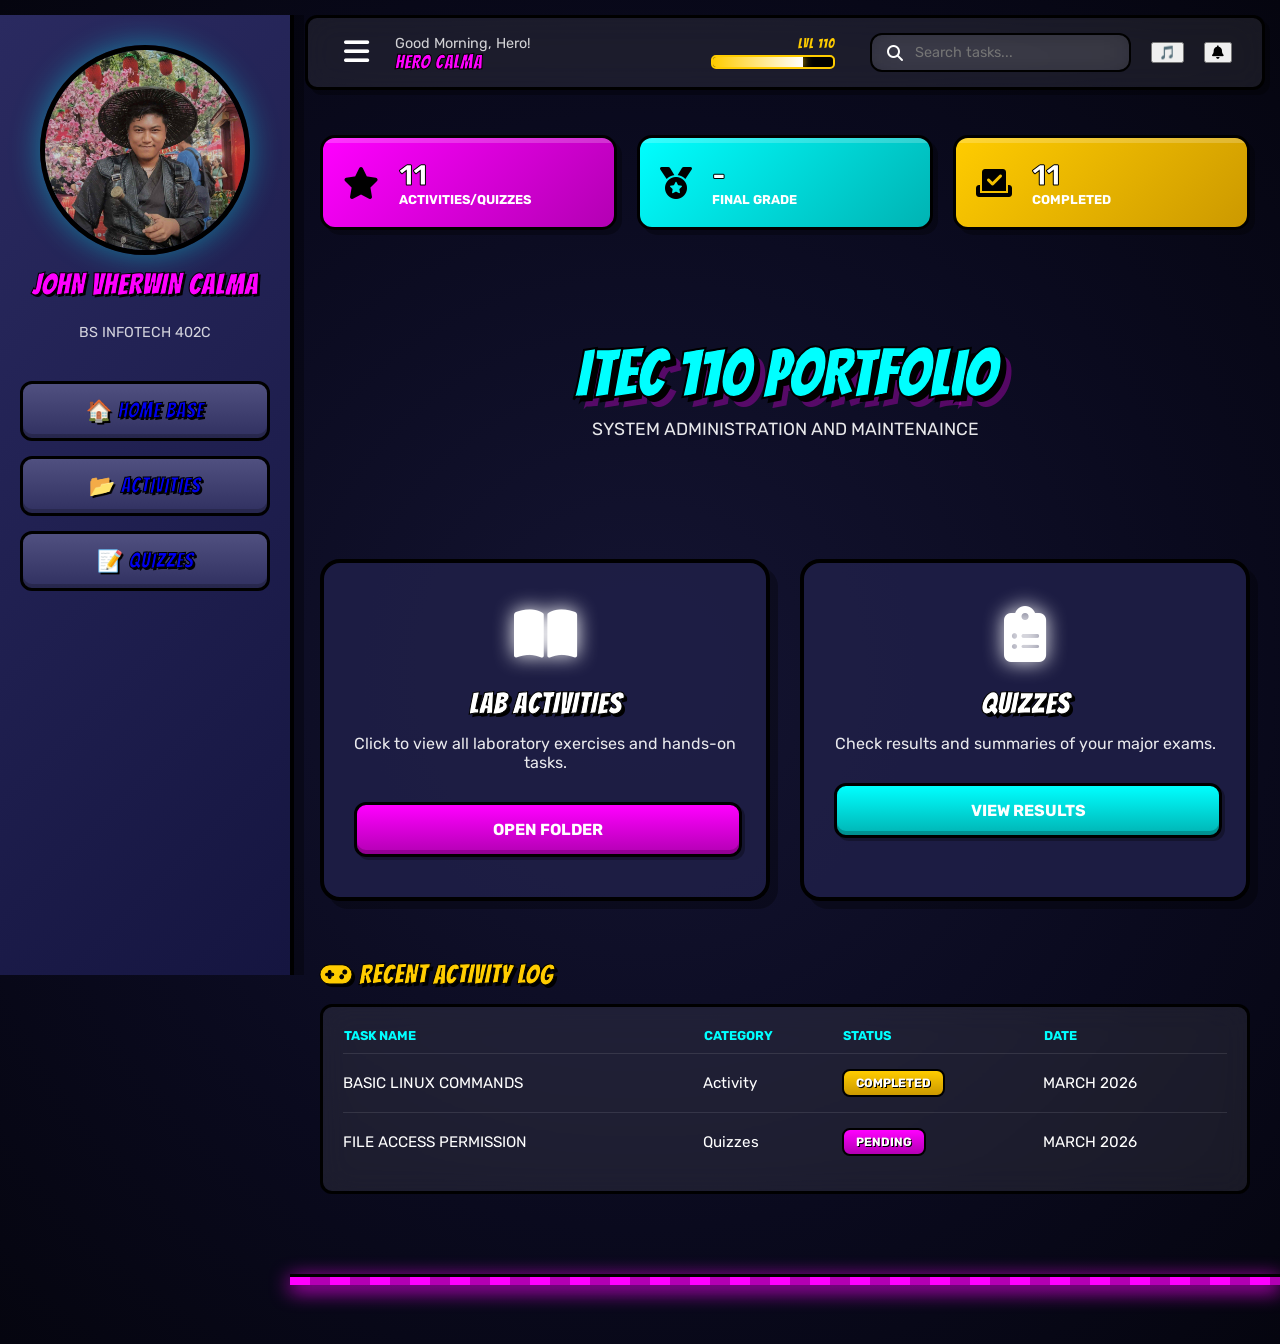
<file: index.html>
<!DOCTYPE html>
<html lang="en">
<head>
    <meta charset="UTF-8">
    <meta name="viewport" content="width=device-width, initial-scale=1.0">
    <title>ITEC 110 Portfolio - Hero Dashboard</title>

    <!-- CSS -->
    <link rel="stylesheet" href="s.css">

    <!-- FONTS -->
    <link rel="preconnect" href="https://fonts.googleapis.com">
    <link rel="preconnect" href="https://fonts.gstatic.com" crossorigin>
    <link href="https://fonts.googleapis.com/css2?family=Bangers&family=Rubik:wght@400;500;700&display=swap" rel="stylesheet">

    <!-- ICONS -->
    <link href="https://cdnjs.cloudflare.com/ajax/libs/font-awesome/6.5.0/css/all.min.css" rel="stylesheet">
</head>

<body>

<!-- SIDEBAR -->
<div class="sidebar" id="sidebar">
    <div class="profile-container">
        <img src="image.png" alt="Player Avatar" class="profile-img">
    </div>

    <h2 class="title-font">JOHN VHERWIN CALMA</h2>
    <h5 class="rubik-font">BS INFOTECH 402C</h5>

    <nav class="game-menu">
        <a href="index.html" class="nav-item">🏠 HOME BASE</a>
        <a href="activities.html" class="nav-item">📂 ACTIVITIES</a>
        <a href="quizzes.html" class="nav-item">📝 QUIZZES</a>
    </nav>
</div>

<!-- MAIN CONTENT -->
<div class="main" id="main">

    <!-- TOPBAR -->
    <header class="topbar glass">
        <div class="topbar-left">
            <button class="toggle-btn" onclick="toggleSidebar()">
                <i class="fa-solid fa-bars"></i>
            </button>

            <div class="greeting">
                <span class="rubik-font" id="day-greet">Welcome,</span>
                <h3 class="title-font">HERO CALMA</h3>
            </div>
        </div>

        <div class="topbar-right">

            <!-- LEVEL -->
            <div class="level-container">
                <span class="title-font" style="font-size: 0.8rem; color: var(--gold);">LVL 110</span>
                <div class="exp-bar-bg">
                    <div class="exp-bar-fill" style="width: 75%;"></div>
                </div>
            </div>

            <!-- SEARCH -->
            <div class="search-box glass">
                <i class="fa-solid fa-magnifying-glass"></i>
                <input id="search" class="rubik-font" placeholder="Search tasks...">
            </div>

            <!-- BUTTONS -->
            <button class="music-btn pulse-anim">🎵</button>
            <button class="notif-btn shake-anim">
                <i class="fa-solid fa-bell"></i>
            </button>
        </div>
    </header>

    <!-- STATS -->
    <section class="stats-row">
        <div class="stat-card trophy-pink">
            <i class="fa-solid fa-star"></i>
            <div>
                <h4>11</h4>
                <p>ACTIVITIES/QUIZZES</p>
            </div>
        </div>

        <div class="stat-card trophy-cyan">
            <i class="fa-solid fa-medal"></i>
            <div>
                <h4>-</h4>
                <p>FINAL GRADE</p>
            </div>
        </div>

        <div class="stat-card trophy-gold">
            <i class="fa-solid fa-check-to-slot"></i>
            <div>
                <h4>11</h4>
                <p>COMPLETED</p>
            </div>
        </div>
    </section>

    <!-- HERO -->
    <section class="hero text-center">
        <h1 class="title-font big-title">ITEC 110 Portfolio</h1>
        <p class="rubik-font subtitle">SYSTEM ADMINISTRATION AND MAINTENAINCE</p>
    </section>

    <!-- CARDS -->
    <section class="grid">
        <div class="game-card">
            <div class="card-icon cyan-icon">
                <i class="fa-solid fa-book-open"></i>
            </div>
            <h3 class="title-font">LAB ACTIVITIES</h3>
            <p class="rubik-font">
                Click to view all laboratory exercises and hands-on tasks.
            </p>
            <a href="activities.html" class="game-button magenta-btn rubik-font">
                Open Folder
            </a>
        </div>

        <div class="game-card">
            <div class="card-icon magenta-icon">
                <i class="fa-solid fa-clipboard-list"></i>
            </div>
            <h3 class="title-font">QUIZZES</h3>
            <p class="rubik-font">
                Check results and summaries of your major exams.
            </p>
            <a href="quizzes.html" class="game-button cyan-btn rubik-font">
                View Results
            </a>
        </div>
    </section>

    <!-- RECENT ACTIVITY -->
    <section class="recent-activity recent-activity-panel">
        <h3 class="title-font">
            <i class="fa-solid fa-gamepad"></i> Recent Activity Log
        </h3>

        <div class="table-container glass">
            <table class="rubik-font">
                <thead>
                    <tr>
                        <th>Task Name</th>
                        <th>Category</th>
                        <th>Status</th>
                        <th>Date</th>
                    </tr>
                </thead>

                <tbody>
                    <tr>
                        <td>BASIC LINUX COMMANDS</td>
                        <td>Activity</td>
                        <td>
                            <span class="status-badge complete">Completed</span>
                        </td>
                        <td>MARCH 2026</td>
                    </tr>

                    <tr>
                        <td>FILE ACCESS PERMISSION</td>
                        <td>Quizzes</td>
                        <td>
                            <span class="status-badge pending">Pending</span>
                        </td>
                        <td>MARCH 2026</td>
                    </tr>
                </tbody>
            </table>
        </div>
    </section>

    <!-- DECOR -->
    <div class="game-scene">
        <div class="pixel-ground"></div>
    </div>

</div>

<!-- SCRIPTS -->
<script src="script.js"></script>
<script>
function updateGreeting() {
    const hour = new Date().getHours();
    const greet = document.getElementById('day-greet');

    if (hour < 12) greet.innerText = "Good Morning, Hero!";
    else if (hour < 18) greet.innerText = "Good Afternoon, Hero!";
    else greet.innerText = "Good Evening, Hero!";
}

updateGreeting();

function toggleSidebar() {
    document.getElementById('sidebar').classList.toggle('collapsed');
    document.getElementById('main').classList.toggle('expanded');
}
</script>

</body>
</html>
</file>
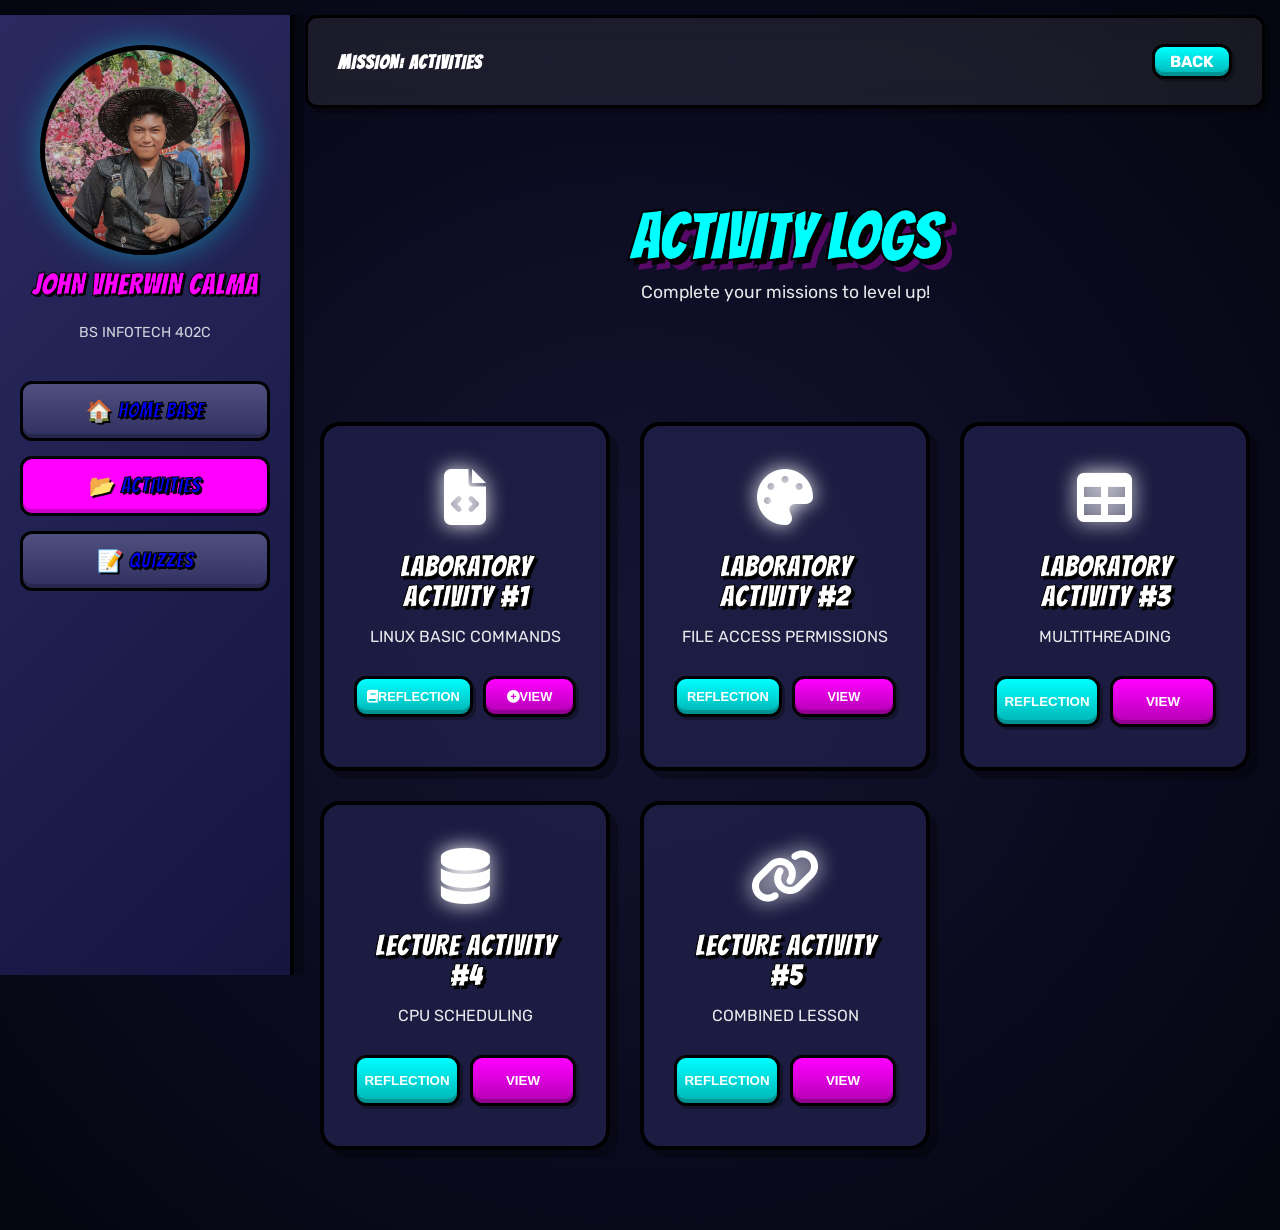
<file: activities.html>
<!DOCTYPE html>
<html lang="en">
<head>
<meta charset="UTF-8">
<meta name="viewport" content="width=device-width, initial-scale=1.0">
<title>Activities - Hero Dashboard</title>

<link rel="stylesheet" href="s.css">

<link href="https://fonts.googleapis.com/css2?family=Bangers&family=Rubik:wght@400;500;700&display=swap" rel="stylesheet">
<link href="https://cdnjs.cloudflare.com/ajax/libs/font-awesome/6.5.0/css/all.min.css" rel="stylesheet">

<style>

/* FIXED MODAL SIZE */
.modal-content {
  max-height: 80vh;
  overflow: hidden;
  display: flex;
  flex-direction: column;
}

.reflection-content {
  margin-top: 15px;
  overflow-y: auto;
  max-height: 400px;
  padding: 20px;
  border-radius: 12px;
  background: linear-gradient(145deg, rgba(0,0,0,0.6), rgba(20,20,20,0.8));
  border: 2px solid #00f7ff;
  box-shadow: 0 0 15px rgba(0,255,255,0.3);
  scroll-behavior: smooth;
}

/* SCROLLBAR STYLE */
.reflection-content::-webkit-scrollbar {
  width: 8px;
}

.reflection-content::-webkit-scrollbar-track {
  background: transparent;
}

.reflection-content::-webkit-scrollbar-thumb {
  background: #00f7ff;
  border-radius: 10px;
}
.reflection-content ul {
  padding-left: 20px;
}

/* PDF VIEWER */
.pdf-viewer {
  width: 100%;
  height: 500px;
  border: none;
}

</style>
</head>

<body>

<!-- SIDEBAR -->
<div class="sidebar">
  <div class="profile-container">
    <img src="image.png" class="profile-img">
  </div>
  <h2 class="title-font">JOHN VHERWIN CALMA</h2>
  <h5 class="rubik-font">BS INFOTECH 402C</h5>

  <nav class="game-menu">
    <a href="index.html" class="nav-item">🏠 HOME BASE</a>
    <a href="activities.html" class="nav-item" style="background: var(--magenta);">📂 ACTIVITIES</a>
    <a href="quizzes.html" class="nav-item">📝 QUIZZES</a>
  </nav>
</div>

<!-- MAIN -->
<div class="main">

<header class="topbar glass">
  <h3 class="title-font">MISSION: ACTIVITIES</h3>
  <a href="index.html" class="game-button cyan-btn rubik-font" style="width:auto;padding:5px 15px;">BACK</a>
</header>

<section class="hero text-center">
  <h1 class="title-font big-title">ACTIVITY LOGS</h1>
  <p class="rubik-font subtitle">Complete your missions to level up!</p>
</section>

<!-- GRID -->
<section class="grid">

<!-- ACTIVITY CARD TEMPLATE -->
<div class="game-card">
  <div class="card-icon cyan-icon"><i class="fa-solid fa-file-code"></i></div>
  <h3 class="title-font">Laboratory Activity #1</h3>
  <p class="rubik-font">LINUX BASIC COMMANDS</p>

  <div style="display:flex;gap:10px;margin-top:15px;">
    <button class="game-button cyan-btn" onclick="openModal('act1-reflection')" style="font-size:0.8rem;padding:10px;width:100%;">
      <i class="fa-solid fa-book"></i> REFLECTION
    </button>

    <button class="game-button magenta-btn" onclick="openModal('act1-modal')" style="font-size:0.8rem;padding:10px;width:100%;">
      <i class="fa-solid fa-circle-plus"></i> VIEW
    </button>
  </div>
</div>

<!-- ACTIVITY 2 -->
<div class="game-card">
  <div class="card-icon cyan-icon"><i class="fa-solid fa-palette"></i></div>
  <h3 class="title-font">Laboratory Activity #2</h3>
  <p class="rubik-font">FILE ACCESS PERMISSIONS</p>

  <div style="display:flex;gap:10px;margin-top:15px;">
    <button class="game-button cyan-btn" onclick="openModal('act2-reflection')" style="font-size:0.8rem;padding:10px;width:100%;">REFLECTION</button>
    <button class="game-button magenta-btn" onclick="openModal('act2-modal')" style="font-size:0.8rem;padding:10px;width:100%;">VIEW</button>
  </div>
</div>

<!-- ACTIVITY 3 -->
<div class="game-card">
  <div class="card-icon cyan-icon"><i class="fa-solid fa-table"></i></div>
  <h3 class="title-font">Laboratory Activity #3</h3>
  <p class="rubik-font">MULTITHREADING</p>

  <div style="display:flex;gap:10px;margin-top:15px;">
    <button class="game-button cyan-btn" onclick="openModal('act3-reflection')" style="width:100%;">REFLECTION</button>
    <button class="game-button magenta-btn" onclick="openModal('act3-modal')" style="width:100%;">VIEW</button>
  </div>
</div>

<!-- ACTIVITY 4 -->
<div class="game-card">
  <div class="card-icon cyan-icon"><i class="fa-solid fa-database"></i></div>
  <h3 class="title-font">Lecture Activity <br> #4</h3>
  <p class="rubik-font">CPU SCHEDULING</p>

  <div style="display:flex;gap:10px;margin-top:15px;">
    <button class="game-button cyan-btn" onclick="openModal('act4-reflection')" style="width:100%;">REFLECTION</button>
    <button class="game-button magenta-btn" onclick="openModal('act4-modal')" style="width:100%;">VIEW</button>
  </div>
</div>

<!-- ACTIVITY 5 -->
<div class="game-card">
  <div class="card-icon cyan-icon"><i class="fa-solid fa-link"></i></div>
  <h3 class="title-font">Lecture Activity <br> #5</h3>
  <p class="rubik-font">COMBINED LESSON</p>

  <div style="display:flex;gap:10px;margin-top:15px;">
    <button class="game-button cyan-btn" onclick="openModal('act5-reflection')" style="width:100%;">REFLECTION</button>
    <button class="game-button magenta-btn" onclick="openModal('act5-modal')" style="width:100%;">VIEW</button>
  </div>
</div>

</section>
</div>

<!-- ================= MODALS ================= -->

<div id="act1-modal" class="game-modal">
<div class="modal-content glass">
<span onclick="closeModal('act1-modal')">&times;</span>
  <div class="screenshot-container">
<img src="lab1.jpg" class="screenshot">
    </div>

  <div class="image-caption">
<h3>Linux Commands Output</h3>
<p>Executed basic Linux commands and practiced file navigation.</p>
</div>
  
</div>
</div>

<div id="act2-modal" class="game-modal">
<div class="modal-content glass">
<span onclick="closeModal('act2-modal')">&times;</span>
  <div class="screenshot-container">
<img src="lab2.jpg" class="screenshot">
    </div>

  <div class="image-caption">
<h3>File Permissions</h3>
<p>Learned how to manage access using chmod and permissions.</p>
</div>

</div>
</div>

<div id="act3-modal" class="game-modal">
<div class="modal-content glass">
<span onclick="closeModal('act3-modal')">&times;</span>
  <div class="screenshot-container">
<img src="act3.jpg" class="screenshot">
    </div>

  <div class="image-caption">
<h3>Multithreading</h3>
<p>Explored how threads improve system performance.</p>
</div>
  
</div>
</div>

<div id="act4-modal" class="game-modal">
<div class="modal-content glass">
<span onclick="closeModal('act4-modal')">&times;</span>
  <div class="screenshot-container">
<img src="act4.jpg" class="screenshot">
    </div>

  <div class="image-caption">
<h3>CPU Scheduling</h3>
<p>Studied process scheduling and CPU allocation strategies.</p>
</div>
  
</div>
</div>

<div id="act5-modal" class="game-modal">
<div class="modal-content glass">
<span onclick="closeModal('act5-modal')">&times;</span>
<iframe src="act5.pdf" class="pdf-viewer"></iframe>
</div>
</div>

<div id="act1-reflection" class="game-modal">
  <div class="modal-content glass">
    <span onclick="closeModal('act1-reflection')">&times;</span>
    <h2 class="title-font">REFLECTION</h2>

    <div class="reflection-content">

      <h3>II. GIVE 5 COMMANDS YOU MASTER AFTER OUR ACTIVITY</h3>

      <p><b>1. pwd</b><br>
      Purpose: Shows your current directory<br>
      Example: pwd<br>
      Result: /home/kali/Desktop<br>
      Meaning: Shows where you are working</p>

      <p><b>2. ls</b><br>
      Purpose: Lists files and folders<br>
      Example: ls<br>
      Result: Documents Downloads Desktop<br>
      Meaning: Displays folder contents</p>

      <p><b>3. cd</b><br>
      Purpose: Change directory<br>
      Example: cd Desktop<br>
      Result: Moves to Desktop<br>
      Meaning: Navigate folders</p>

      <p><b>4. mkdir</b><br>
      Purpose: Create folder<br>
      Example: mkdir test<br>
      Result: New folder created<br>
      Meaning: Organize files</p>

      <p><b>5. rm</b><br>
      Purpose: Delete files<br>
      Example: rm file.txt<br>
      Result: File removed<br>
      Meaning: Permanent delete</p>

      <h3>III. REFLECTION AFTER OUR SESSION</h3>
      <p>
      After our session, I learned basic Linux commands that are essential for beginners.
      The commands like pwd, ls, and cd helped me understand navigation inside the system.
      mkdir and rm taught me how to manage files and folders properly.
      Overall, the activity made Linux easier to understand and improved my confidence
      in using the terminal.
      </p>

    </div>
  </div>
</div>

<div id="act2-reflection" class="game-modal">
  <div class="modal-content glass">
    <span onclick="closeModal('act2-reflection')">&times;</span>
    <h2 class="title-font">REFLECTION</h2>

    <div class="reflection-content">

      <h3>II. GIVE 5 COMMANDS YOU MASTER AFTER OUR ACTIVITY</h3>

      <p><b>1. chmod (symbolic mode)</b><br>
      Purpose: Change file permissions using letters (u, g, o)<br>
      Example: chmod u+x file.txt<br>
      Result: Execute permission is added to the user<br>
      Meaning: Allows control of permissions using symbols</p>

      <p><b>2. chmod (octal mode)</b><br>
      Purpose: Set permissions using numeric values<br>
      Example: chmod 755 file.txt<br>
      Result: rwxr-xr-x permissions applied<br>
      Meaning: Uses numbers to quickly assign permissions</p>

      <p><b>3. ls -l</b><br>
      Purpose: View file permissions and details<br>
      Example: ls -l<br>
      Result: -rwxr-xr-x file.txt<br>
      Meaning: Shows who can read, write, or execute the file</p>

      <p><b>4. tar (archive with compression)</b><br>
      Purpose: Archive and compress files into one file<br>
      Example: tar -czvf archive.tar.gz folder/<br>
      Result: archive.tar.gz is created<br>
      Meaning: Combines and compresses files for easier storage or transfer</p>

      <p><b>5. tar (extract compressed archive)</b><br>
      Purpose: Extract archived and compressed files<br>
      Example: tar -xzvf archive.tar.gz<br>
      Result: Files are extracted from archive<br>
      Meaning: Restores files from compressed archive</p>

      <h3>III. REFLECTION AFTER OUR SESSION</h3>
      <p>
      After our session, I learned how to manage file access permissions in Kali Linux.
      I understood how to use both symbolic and octal modes in chmod to control file access.
      The ls -l command helped me clearly see permission settings for each file.
      In addition, I also learned how to archive and compress files using tar,
      which is useful for organizing and transferring files efficiently.
      Overall, this activity improved my understanding of both file security and file management in Linux systems.
      </p>

    </div>
  </div>
</div>

<div id="act3-reflection" class="game-modal">
  <div class="modal-content glass">
    <span onclick="closeModal('act3-reflection')">&times;</span>
    <h2 class="title-font">REFLECTION</h2>

    <div class="reflection-content">

      <h3>II. GIVE 5 COMMANDS YOU MASTER AFTER OUR ACTIVITY</h3>

      <p><b>1. vim</b><br>
      Purpose: Text editor used to write code<br>
      Example: vim program.cpp<br>
      Result: Opens C++ file<br>
      Meaning: Used to create multithreading programs</p>

      <p><b>2. g++</b><br>
      Purpose: Compile C++ program<br>
      Example: g++ program.cpp -o program<br>
      Result: Executable file created<br>
      Meaning: Converts code into runnable program</p>

      <p><b>3. ./program</b><br>
      Purpose: Run compiled program<br>
      Example: ./program<br>
      Result: Program runs<br>
      Meaning: Executes multithreaded code</p>

      <p><b>4. clear</b><br>
      Purpose: Clear terminal screen<br>
      Example: clear<br>
      Result: Terminal is cleared<br>
      Meaning: Makes output easier to read</p>

      <p><b>5. ls</b><br>
      Purpose: List files in directory<br>
      Example: ls<br>
      Result: Shows program.cpp and program<br>
      Meaning: Helps check files before compiling</p>

      <h3>III. REFLECTION AFTER OUR SESSION</h3>
      <p>
      After our session, I learned how to create and run multithreading programs using C++ in Kali Linux.
      I used vim to write the code and g++ to compile it into an executable file.
      Running the program helped me understand how multiple threads can work at the same time.
      I also used simple commands like clear and ls to manage the terminal and files.
      Overall, this activity helped me understand how multithreading improves program performance
      and made me more confident in using Linux for programming.
      </p>

    </div>
  </div>
</div>

<div id="act4-reflection" class="game-modal"> 
  <div class="modal-content glass">
    <span onclick="closeModal('act4-reflection')">&times;</span>

    <div class="reflection-content">

      <h3>II. GIVE 5 LESSONS YOU MASTER AFTER OUR ACTIVITY</h3>

      <p><b>1. First Come First Serve (FCFS)</b><br>
      Purpose: Executes processes based on arrival time<br>
      Example: P1 → P2 → P3<br>
      Result: Processes run in order of arrival<br>
      Meaning: Simple scheduling but may cause long waiting time</p>

      <p><b>2. Shortest Job First (SJF)</b><br>
      Purpose: Executes the shortest process first<br>
      Example: Process with smallest burst time runs first<br>
      Result: Faster average waiting time<br>
      Meaning: Efficient but needs burst time estimation</p>

      <p><b>3. Round Robin (RR)</b><br>
      Purpose: Each process gets equal time (time quantum)<br>
      Example: P1 → P2 → P3 → repeat<br>
      Result: Fair CPU sharing<br>
      Meaning: Prevents starvation</p>

      <p><b>4. Priority Scheduling</b><br>
      Purpose: Executes based on priority level<br>
      Example: High priority runs first<br>
      Result: Important tasks execute earlier<br>
      Meaning: Low priority may wait longer</p>

      <p><b>5. Gantt Chart</b><br>
      Purpose: Visual representation of process execution<br>
      Example: | P1 | P2 | P3 |<br>
      Result: Shows execution order and time<br>
      Meaning: Helps analyze scheduling performance</p>

      <h3>III. REFLECTION AFTER OUR SESSION</h3>
      <p>
      This activity helped me understand different CPU scheduling algorithms.
      I learned how processes are arranged and executed using methods like FCFS,
      SJF, Round Robin, and Priority Scheduling.
      Creating a Gantt Chart helped me visualize the order of execution and compute
      waiting and turnaround times.
      Overall, I realized how important scheduling is in improving system performance
      and ensuring fairness among processes.
      </p>

    </div>
  </div>
</div>

<div id="act5-reflection" class="game-modal">
  <div class="modal-content glass">
    <span onclick="closeModal('act5-reflection')">&times;</span>

    <div class="reflection-content">

      <h3>II. GIVE 5 COMMANDS YOU MASTER AFTER OUR ACTIVITY</h3>

      <p><b>1. ls</b><br>
      Purpose: Display files and directories<br>
      Example: ls<br>
      Result: Shows list of files<br>
      Meaning: Helps check contents of a folder</p>

      <p><b>2. cd</b><br>
      Purpose: Change directory<br>
      Example: cd Documents<br>
      Result: Moves to Documents folder<br>
      Meaning: Used to navigate the system</p>

      <p><b>3. chmod 755</b><br>
      Purpose: Set file permissions (octal mode)<br>
      Example: chmod 755 file.txt<br>
      Result: rwxr-xr-x permissions applied<br>
      Meaning: Controls access to files</p>

      <p><b>4. tar -czvf</b><br>
      Purpose: Archive and compress files<br>
      Example: tar -czvf archive.tar.gz folder/<br>
      Result: archive.tar.gz created<br>
      Meaning: Combines and compresses files</p>

      <p><b>5. g++</b><br>
      Purpose: Compile C++ program<br>
      Example: g++ threadAct.cpp -o thread -pthread<br>
      Result: Executable file created<br>
      Meaning: Converts code into runnable program with multithreading</p>

      <h3>III. REFLECTION AFTER OUR SESSION</h3>
      <p>
      After completing all the activities, I learned important Linux skills including file navigation,
      file permissions, archiving, and multithreading. Commands like ls and cd helped me move
      through directories and manage files efficiently. I also learned how to control file access
      using chmod in octal mode, which is important for system security. The tar command taught
      me how to archive and compress files, making file management easier and more organized.
      In addition, I learned how to create and run multithreading programs using C++ by writing
      code in a file and compiling it using g++. Overall, these lessons helped me understand how
      Linux works in real situations and improved my confidence in using the terminal.
      </p>

    </div>
  </div>
</div>

<!-- SCRIPT -->
<script>
function openModal(id){
  document.getElementById(id).style.display="flex";
  document.body.style.overflow="hidden";
}

function closeModal(id){
  document.getElementById(id).style.display="none";
  document.body.style.overflow="auto";
}

window.onclick=function(e){
  if(e.target.className==="game-modal"){
    e.target.style.display="none";
    document.body.style.overflow="auto";
  }
}
</script>

</body>
</html>
</file>
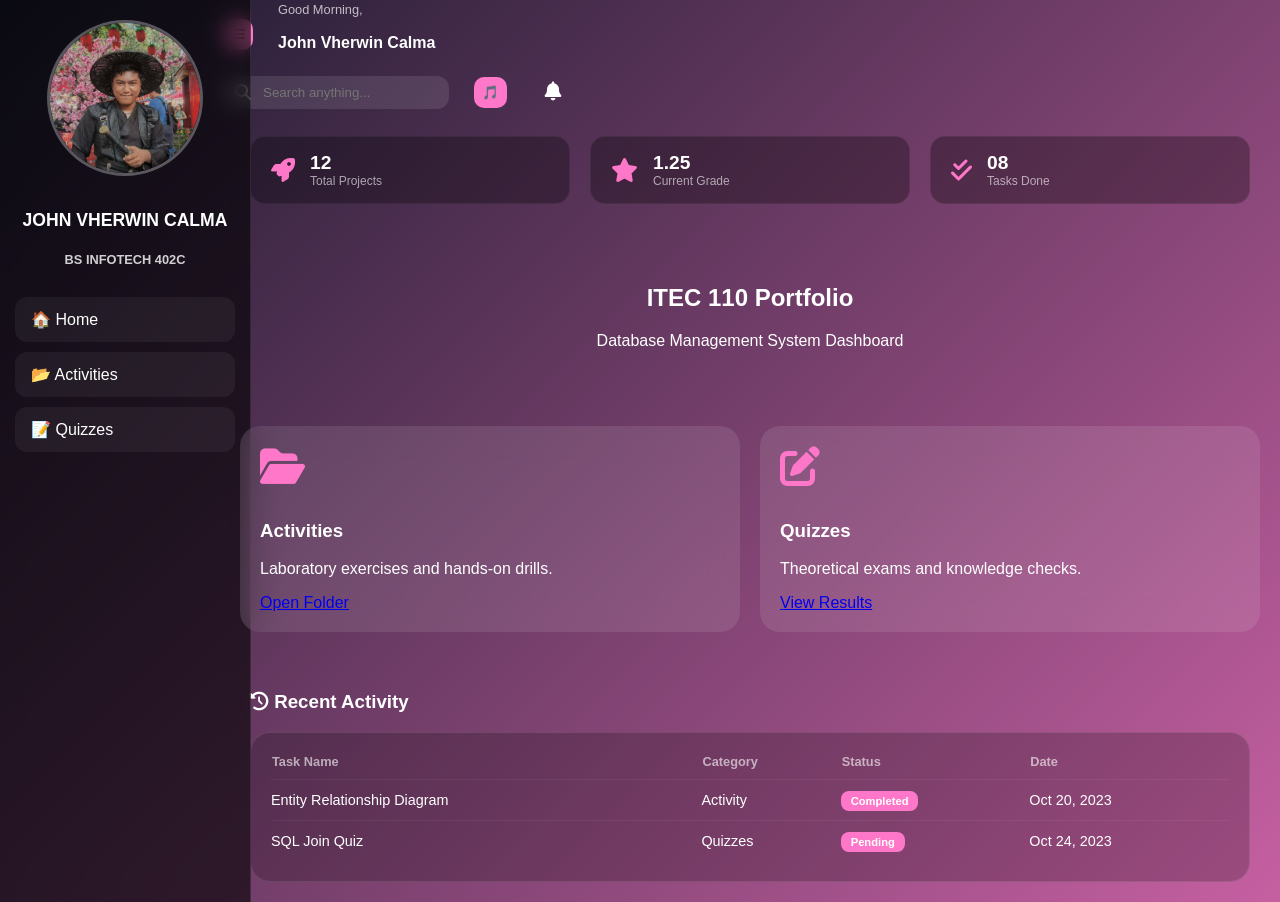
<file: ic.html>
<!DOCTYPE html>
<html lang="en">
<head>
<meta charset="UTF-8">
<meta name="viewport" content="width=device-width, initial-scale=1.0">
<title>ITEC 110 Portfolio</title>
<link rel="stylesheet" href="styles.css">

<!-- icons (optional but nicer) -->
<link href="https://cdnjs.cloudflare.com/ajax/libs/font-awesome/6.5.0/css/all.min.css" rel="stylesheet">
</head>

<body>

<div class="sidebar" id="sidebar">
    <img src="image.png" alt="Profile Picture" class="profile-img">
    
    <h2>JOHN VHERWIN CALMA</h2>
    <h5>BS INFOTECH 402C</h5>

    <nav class="menu">
        <a href="index.html" class="nav-item">🏠 Home</a>
        <a href="activities.html" class="nav-item">📂 Activities</a>
        <a href="quizzes.html" class="nav-item">📝 Quizzes</a>
    </nav>
</div>

<div class="main" id="main">

    <header class="topbar">
        <div class="topbar-left">
            <button class="toggle-btn" onclick="toggleSidebar()">
                <i class="fa-solid fa-bars"></i>
            </button>
            <div class="greeting-container">
                <span id="greeting-text">Welcome,</span>
                <h3 id="user-name">John Vherwin Calma</h3>
            </div>
        </div>

        <div class="topbar-right">
            <div class="search-box">
                <i class="fa-solid fa-magnifying-glass"></i>
                <input id="search" placeholder="Search anything...">
            </div>
            <button class="music-btn" onclick="toggleMusic()">🎵</button>
            <button class="notif-btn"><i class="fa-solid fa-bell"></i></button>
        </div>
    </header>

    <section class="stats-row">
        <div class="stat-card">
            <i class="fa-solid fa-rocket"></i>
            <div><h4>12</h4><p>Total Projects</p></div>
        </div>
        <div class="stat-card">
            <i class="fa-solid fa-star"></i>
            <div><h4>1.25</h4><p>Current Grade</p></div>
        </div>
        <div class="stat-card">
            <i class="fa-solid fa-check-double"></i>
            <div><h4>08</h4><p>Tasks Done</p></div>
        </div>
    </section>

    <section class="hero">
        <h1>ITEC 110 Portfolio</h1>
        <p>Database Management System Dashboard</p>
    </section>

    <section class="grid">
        <div class="card">
            <i class="fa-solid fa-folder-open icon-big"></i>
            <h3>Activities</h3>
            <p>Laboratory exercises and hands-on drills.</p>
            <a href="activities.html">Open Folder</a>
        </div>

        <div class="card">
            <i class="fa-solid fa-pen-to-square icon-big"></i>
            <h3>Quizzes</h3>
            <p>Theoretical exams and knowledge checks.</p>
            <a href="quizzes.html">View Results</a>
        </div>
    </section>

    <section class="recent-activity">
        <h3><i class="fa-solid fa-clock-rotate-left"></i> Recent Activity</h3>
        <div class="table-container">
            <table>
                <thead>
                    <tr>
                        <th>Task Name</th>
                        <th>Category</th>
                        <th>Status</th>
                        <th>Date</th>
                    </tr>
                </thead>
                <tbody>
                    <tr>
                        <td>Entity Relationship Diagram</td>
                        <td>Activity</td>
                        <td><span class="status-badge">Completed</span></td>
                        <td>Oct 20, 2023</td>
                    </tr>
                    <tr>
                        <td>SQL Join Quiz</td>
                        <td>Quizzes</td>
                        <td><span class="status-badge">Pending</span></td>
                        <td>Oct 24, 2023</td>
                    </tr>
                </tbody>
            </table>
        </div>
    </section>

</div>

<script src="script.js"></script>
<script>
    // AUTOMATIC GREETING LOGIC
    function updateGreeting() {
        const hour = new Date().getHours();
        const greetingElement = document.getElementById('greeting-text');
        if (hour < 12) greetingElement.innerText = "Good Morning,";
        else if (hour < 18) greetingElement.innerText = "Good Afternoon,";
        else greetingElement.innerText = "Good Evening,";
    }
    updateGreeting();
</script>
<script src="script.js"></script>
</body>
</html>
</file>
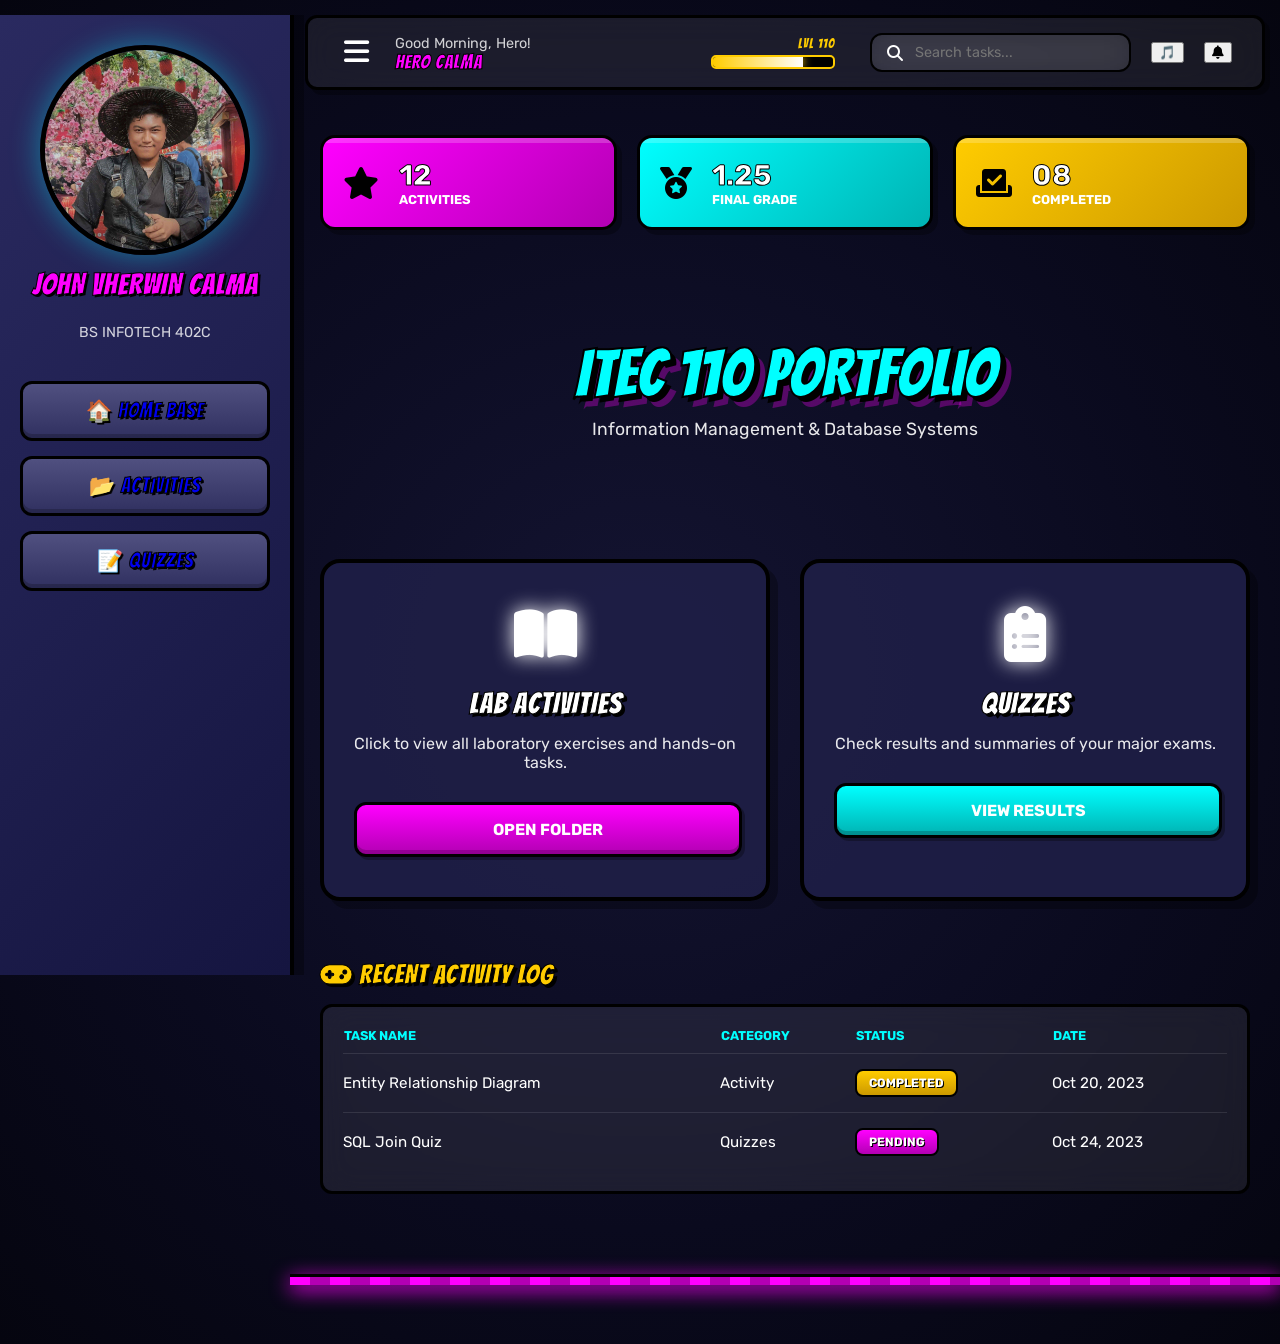
<file: oldindex.html>
<!DOCTYPE html>
<html lang="en">
<head>
    <meta charset="UTF-8">
    <meta name="viewport" content="width=device-width, initial-scale=1.0">
    <title>ITEC 110 Portfolio - Hero Dashboard</title>
    <link rel="stylesheet" href="s.css">
    
    <link rel="preconnect" href="https://fonts.googleapis.com">
    <link rel="preconnect" href="https://fonts.gstatic.com" crossorigin>
    <link href="https://fonts.googleapis.com/css2?family=Bangers&family=Rubik:wght@400;500;700&display=swap" rel="stylesheet">
    
    <link href="https://cdnjs.cloudflare.com/ajax/libs/font-awesome/6.5.0/css/all.min.css" rel="stylesheet">
</head>
<body>

<div class="sidebar" id="sidebar">
    <div class="profile-container">
        <img src="image.png" alt="Player Avatar" class="profile-img">
    </div>
    
    <h2 class="title-font">JOHN VHERWIN CALMA</h2>
    <h5 class="rubik-font">BS INFOTECH 402C</h5>

    <nav class="game-menu">
        <a href="index.html" class="nav-item">🏠 HOME BASE</a>
        <a href="activities.html" class="nav-item">📂 ACTIVITIES</a>
        <a href="quizzes.html" class="nav-item">📝 QUIZZES</a>
    </nav>
</div>

<div class="main" id="main">

    <header class="topbar glass">
        <div class="topbar-left">
            <button class="toggle-btn" onclick="toggleSidebar()">
                <i class="fa-solid fa-bars"></i>
            </button>
            <div class="greeting">
                <span class="rubik-font" id="day-greet">Welcome,</span>
                <h3 class="title-font">HERO CALMA</h3>
            </div>
        </div>

        <div class="topbar-right">
            <div class="level-container">
                <span class="title-font" style="font-size: 0.8rem; color: var(--gold);">LVL 110</span>
                <div class="exp-bar-bg">
                    <div class="exp-bar-fill" style="width: 75%;"></div>
                </div>
            </div>

            <div class="search-box glass">
                <i class="fa-solid fa-magnifying-glass"></i>
                <input id="search" class="rubik-font" placeholder="Search tasks...">
            </div>
            <button class="music-btn pulse-anim">🎵</button>
            <button class="notif-btn shake-anim"><i class="fa-solid fa-bell"></i></button>
        </div>
    </header>

    <section class="stats-row">
        <div class="stat-card trophy-pink">
            <i class="fa-solid fa-star"></i>
            <div><h4>12</h4><p>ACTIVITIES</p></div>
        </div>
        <div class="stat-card trophy-cyan">
            <i class="fa-solid fa-medal"></i>
            <div><h4>1.25</h4><p>FINAL GRADE</p></div>
        </div>
        <div class="stat-card trophy-gold">
            <i class="fa-solid fa-check-to-slot"></i>
            <div><h4>08</h4><p>COMPLETED</p></div>
        </div>
    </section>

    <section class="hero text-center">
        <h1 class="title-font big-title">ITEC 110 Portfolio</h1>
        <p class="rubik-font subtitle">Information Management & Database Systems</p>
    </section>

    <section class="grid">
        <div class="game-card">
            <div class="card-icon cyan-icon"><i class="fa-solid fa-book-open"></i></div>
            <h3 class="title-font">LAB ACTIVITIES</h3>
            <p class="rubik-font">Click to view all laboratory exercises and hands-on tasks.</p>
            <a href="activities.html" class="game-button magenta-btn rubik-font">Open Folder</a>
        </div>

        <div class="game-card">
            <div class="card-icon magenta-icon"><i class="fa-solid fa-clipboard-list"></i></div>
            <h3 class="title-font">QUIZZES</h3>
            <p class="rubik-font">Check results and summaries of your major exams.</p>
            <a href="quizzes.html" class="game-button cyan-btn rubik-font">View Results</a>
        </div>
    </section>

    <section class="recent-activity recent-activity-panel">
        <h3 class="title-font"><i class="fa-solid fa-gamepad"></i> Recent Activity Log</h3>
        <div class="table-container glass">
            <table class="rubik-font">
                <thead>
                    <tr>
                        <th>Task Name</th>
                        <th>Category</th>
                        <th>Status</th>
                        <th>Date</th>
                    </tr>
                </thead>
                <tbody>
                    <tr>
                        <td>Entity Relationship Diagram</td>
                        <td>Activity</td>
                        <td><span class="status-badge complete">Completed</span></td>
                        <td>Oct 20, 2023</td>
                    </tr>
                    <tr>
                        <td>SQL Join Quiz</td>
                        <td>Quizzes</td>
                        <td><span class="status-badge pending">Pending</span></td>
                        <td>Oct 24, 2023</td>
                    </tr>
                </tbody>
            </table>
        </div>
    </section>

    <div class="game-scene">
        <div class="pixel-ground"></div>
    </div>

</div>

<script src="script.js"></script>
<script>
    function updateGreeting() {
        const hour = new Date().getHours();
        const greet = document.getElementById('day-greet');
        if (hour < 12) greet.innerText = "Good Morning, Hero!";
        else if (hour < 18) greet.innerText = "Good Afternoon, Hero!";
        else greet.innerText = "Good Evening, Hero!";
    }
    updateGreeting();

    function toggleSidebar() {
        const sidebar = document.getElementById('sidebar');
        const main = document.getElementById('main');
        sidebar.classList.toggle('collapsed');
        main.classList.toggle('expanded');
    }
</script>
</body>
</html>
</file>
<file: s.css>
/* --- GLOBAL --- */
:root {
  --magenta: #ff00ff;
  --magenta-dark: #b300b3;
  --cyan: #00ffff;
  --cyan-dark: #00b3b3;
  --gold: #ffcc00;
  --gold-dark: #cc9900;
  --text-primary: #fff;
}

.pdf-viewer {
  width: 100%;
  height: 500px;
  border: none;
}

body {
  margin: 0;
  padding: 0;
  font-family: 'Rubik', sans-serif;
  color: var(--text-primary);
  background: radial-gradient(circle, rgba(20,20,50,1) 0%, rgba(10,10,30,1) 60%, rgba(5,5,15,1) 100%);
  overflow-x: hidden;
}

.title-font {
  font-family: 'Bangers', sans-serif;
  text-transform: uppercase;
  letter-spacing: 1px;
}

.rubik-font {
  font-family: 'Rubik', sans-serif;
  font-weight: 400;
}

.text-center {
  text-align: center;
}

/* --- GLASSMORPHISM --- */
.glass {
  background: rgba(255, 255, 255, 0.08);
  backdrop-filter: blur(15px);
  border: 1px solid rgba(255, 255, 255, 0.1);
  border-radius: 12px;
}

/* --- SIDEBAR (Comic Menu Style) --- */
.sidebar {
  position: fixed;
  width: 250px;
  height: 100%;
  background: linear-gradient(135deg, #2a2a60 0%, #151540 100%);
  padding: 30px 20px;
  text-align: center;
  border-right: 4px solid #000;
  box-shadow: 10px 0 0 rgba(0,0,0,0.3);
  z-index: 2000;
}

.profile-container {
  width: 200px;
  height: 200px;
  margin: 0 auto 15px auto;
  border-radius: 50%;
  border: 5px solid #000;
  overflow: hidden;
  box-shadow: 0 0 30px rgba(0, 255, 255, 0.4);
}

.profile-img {
  width: 100%;
  height: 100%;
  object-fit: cover;
}

.sidebar h2 {
  color: var(--magenta);
  font-size: 1.8rem;
  margin: 10px 0 5px 0;
  -webkit-text-stroke: 1px #000;
  text-shadow: 2px 2px 0 #000;
}

.sidebar h5 {
  color: var(--text-primary);
  opacity: 0.8;
  font-size: 0.9rem;
  margin-bottom: 40px;
}

/* GAME TABS */
.game-menu {
  display: flex;
  flex-direction: column;
  gap: 15px;
}

.nav-item {
  display: flex;
  align-items: center;
  justify-content: center;
  padding: 15px 20px;
  text-decoration: none;
  font-family: 'Bangers', sans-serif;
  font-size: 1.3rem;
  letter-spacing: 1px;
  border: 3px solid #000;
  border-radius: 12px;
  transition: all 0.2s ease;
  -webkit-text-stroke: 1px #000;
  text-shadow: 2px 2px 0 #000;
  background: linear-gradient(180deg, #505080 0%, #303060 100%);
  box-shadow: inset 0 -4px 0 rgba(0,0,0,0.2);
}

.nav-item:hover {
  transform: translateY(-5px);
  color: var(--cyan);
  background: linear-gradient(180deg, var(--magenta) 0%, var(--magenta-dark) 100%);
  box-shadow: 0 5px 15px rgba(255, 0, 255, 0.4);
}

/* --- MAIN --- */
.main {
  margin-left: 290px;
  transition: margin-left 0.3s;
  padding-bottom: 50px;
}

/* TOPBAR */
.topbar {
  display: flex;
  justify-content: space-between;
  align-items: center;
  padding: 15px 30px;
  position: sticky;
  top: 15px;
  margin: 15px;
  z-index: 1000;
  border: 3px solid #000 !important;
  box-shadow: 5px 5px 0 rgba(0,0,0,0.3);
}

.topbar-left,
.topbar-right {
  display: flex;
  align-items: center;
  gap: 20px;
}

.toggle-btn {
  background: transparent;
  color: white;
  border: none;
  font-size: 1.8rem;
  cursor: pointer;
}

.greeting span {
  font-size: 0.9rem;
  opacity: 0.8;
}

.greeting h3 {
  color: var(--magenta);
  -webkit-text-stroke: 1px #000;
  margin: 0;
}

.search-box {
  display: flex;
  align-items: center;
  padding: 8px 15px;
  gap: 10px;
  border: 2px solid #000 !important;
}

#search {
  background: none;
  border: none;
  color: white;
  outline: none;
  font-size: 0.9rem;
}

/* --- STATS ROW --- */
.stats-row {
  display: flex;
  gap: 20px;
  padding: 30px;
  flex-wrap: wrap;
}

.stat-card {
  padding: 20px;
  border-radius: 15px;
  display: flex;
  align-items: center;
  gap: 20px;
  flex: 1;
  min-width: 200px;
  border: 3px solid #000;
  box-shadow: 5px 5px 0 rgba(0,0,0,0.3);
  position: relative;
  overflow: hidden;
}

.stat-card:before {
  content: '';
  position: absolute;
  top: 0;
  left: 0;
  width: 100%;
  height: 5px;
  background: rgba(255,255,255,0.2);
}

.stat-card i {
  font-size: 2rem;
  color: #000;
}

.stat-card h4 {
  margin: 0;
  font-size: 1.8rem;
  -webkit-text-stroke: 1px #000;
  color: #fff;
}

.stat-card p {
  margin: 0;
  font-size: 0.8rem;
  font-weight: bold;
  text-transform: uppercase;
}

/* COLORS */
.trophy-pink { background: linear-gradient(135deg, var(--magenta), var(--magenta-dark)); }
.trophy-cyan { background: linear-gradient(135deg, var(--cyan), var(--cyan-dark)); }
.trophy-gold { background: linear-gradient(135deg, var(--gold), var(--gold-dark)); }

/* HERO */
.hero {
  padding: 80px 20px;
  text-align: center;
}

.big-title {
  font-size: 4rem;
  color: var(--cyan);
  -webkit-text-stroke: 2px #000;
  text-shadow: 5px 5px 0 #000, 10px 10px 0 rgba(255,0,255,0.3);
  margin: 0;
}

.subtitle {
  font-size: 1.1rem;
  margin: 10px 0;
  opacity: 0.9;
}

/* GRID */
.grid {
  display: grid;
  grid-template-columns: repeat(auto-fit, minmax(280px, 1fr));
  gap: 30px;
  padding: 30px;
}

.game-card {
  background: rgba(30, 30, 70, 0.9);
  padding: 40px 30px;
  border-radius: 20px;
  border: 4px solid #000;
  transition: 0.3s ease;
  box-shadow: 8px 8px 0 rgba(0,0,0,0.3);
  text-align: center;
}

.game-card:hover {
  transform: scale(1.05);
  border-color: var(--magenta);
}

.card-icon {
    font-size: 3.5rem;
    margin-bottom: 20px;
    text-shadow: 0 0 20px currentColor;
    display: inline-block;
    text-shadow: 0 0 20px currentColor;
    color: #fff;
}

.game-card h3 { color: var(--text-primary); font-size: 1.8rem; margin: 0; -webkit-text-stroke: 1px #000; text-shadow: 3px 3px 0 #000; }
.game-card p { font-size: 1rem; opacity: 0.9; margin: 15px 0 30px 0; }

/* BUTTON */
.game-button {
  display: flex;
  align-items: center;
  justify-content: center;
  width: 100%;
  padding: 15px 0 15px;
  text-decoration: none;
  font-weight: bold;
  text-transform: uppercase;
  border-radius: 12px;
  border: 3px solid #000;
  transition: all 0.2s ease;
  box-shadow: inset 0 -4px 0 rgba(0,0,0,0.2), 3px 3px 0 rgba(0,0,0,0.3);
  cursor: pointer;
}


.game-button:hover { transform: translateY(-3px); }
.game-button:active { transform: translateY(1px); box-shadow: inset 0 -2px 0 rgba(0,0,0,0.2); }

.magenta-btn { background: linear-gradient(180deg, var(--magenta) 0%, var(--magenta-dark) 100%); color: #fff; }
.magenta-btn:hover { box-shadow: inset 0 -4px 0 rgba(0,0,0,0.2), 0 5px 20px rgba(255, 0, 255, 0.5); }

.cyan-btn { background: linear-gradient(180deg, var(--cyan) 0%, var(--cyan-dark) 100%); color: #fff; }
.cyan-btn:hover { box-shadow: inset 0 -4px 0 rgba(0,0,0,0.2), 0 5px 20px rgba(0, 255, 255, 0.5); }

.recent-activity-panel {
    padding: 30px;
}

.recent-activity h3 {
  color: var(--gold);
  font-size: 1.6rem;
  margin: 0;
  -webkit-text-stroke: 1px #000;
  text-shadow: 3px 3px 0 #000;
}

.table-container {
  padding: 20px;
  border: 3px solid #000 !important;
  margin-top: 15px;
}

table {
  width: 100%;
  border-collapse: collapse;
}

th {
  text-align: left;
  font-size: 0.8rem;
  font-weight: bold;
  color: var(--cyan);
  text-transform: uppercase;
  padding-bottom: 10px;
}

td {
  padding: 15px 0;
  border-top: 1px solid rgba(255, 255, 255, 0.1);
  font-size: 0.95rem;
}

.status-badge {
  display: inline-block;
  padding: 5px 12px;
  border-radius: 8px;
  font-size: 0.75rem;
  font-weight: bold;
  text-transform: uppercase;
  border: 2px solid #000;
  color: #fff;
  text-shadow: 1px 1px 0 #000;
}

.status-badge.complete {
  background: linear-gradient(180deg, var(--gold) 0%, var(--gold-dark) 100%);
}

.status-badge.pending {
  background: linear-gradient(180deg, var(--magenta) 0%, var(--magenta-dark) 100%);
}

/* ANIMATIONS */
.pulse-anim { animation: pulse 1.5s infinite ease-in-out; }
.shake-anim { animation: shake 1s infinite ease-in-out; }

@keyframes pulse {
  0%, 100% { transform: scale(1); }
  50% { transform: scale(1.1); }
}

@keyframes shake {
  0%, 100% { transform: rotate(0deg); }
  25% { transform: rotate(-10deg); }
  75% { transform: rotate(10deg); }
}

.sidebar.collapsed { margin-left: -250px; }
.main.expanded { margin-left: 0; }

/* MODAL CONTAINER - The dark overlay */
.game-modal {
  display: none;
  position: fixed;
  z-index: 9999; /* Make sure it stays on top of everything */
  left: 0;
  top: 0;
  width: 100%;
  height: 100%;
  background-color: rgba(0, 0, 0, 0.85); /* Darker background for focus */
  backdrop-filter: blur(8px);

  /* Center everything */
  justify-content: center;
  align-items: center;
}

.modal-content {
  background: rgba(20, 20, 50, 0.95);
  padding: 25px;
  width: 90%;
  max-width: 650px;
  border: 4px solid #000;
  border-radius: 20px;
  box-shadow: 0 0 40px var(--magenta);
  position: relative;

  animation: popCenter 0.3s cubic-bezier(0.175, 0.885, 0.32, 1.275);

  /* ❌ REMOVE FLEX CENTERING */
  display: block;
  overflow: hidden;
}

/* TITLE FIX (optional but cleaner) */
.modal-content h2,
.modal-content p {
  text-align: center;
}


@keyframes popCenter {
  0% { transform: scale(0.5); opacity: 0; }
  100% { transform: scale(1); opacity: 1; }
}

/* IMAGE WRAPPER FIX */
.screenshot-container {
  margin-top: 15px;
  width: 100%;
  height: 400px; /* controlled height instead of full modal */
  border: 3px solid #000;
  border-radius: 12px;
  overflow: hidden;
  display: flex;
  justify-content: center;
  align-items: center;
  background: rgba(0,0,0,0.2);
}

/* IMAGE FIX */
.screenshot {
  width: 100%;
  object-fit: contain;
  display: block;
}
.pdf-viewer {
  width: 100%;
  height: 100%;
  border: none;
}

/* LEVEL PROGRESS BAR */
.level-container {
  display: flex;
  flex-direction: column;
  align-items: flex-end;
  margin-right: 15px;
}

.exp-bar-bg {
  width: 120px;
  height: 10px;
  background: #000;
  border: 2px solid var(--gold);
  border-radius: 5px;
  overflow: hidden;
  margin-top: 5px;
}

.exp-bar-fill {
  height: 100%;
  background: linear-gradient(90deg, var(--gold), #fff);
  box-shadow: 0 0 10px var(--gold);
}

/* PIXEL GROUND DECORATION */
.game-scene {
  position: relative;
  margin-top: 50px;
  width: 100%;
  height: 20px;
  z-index: 1;
}

.pixel-ground {
  width: 100%;
  height: 8px;
  background: repeating-linear-gradient(
    90deg,
    var(--magenta),
    var(--magenta) 20px,
    var(--magenta-dark) 20px,
    var(--magenta-dark) 40px
  );
  border-top: 3px solid #000;
  box-shadow: 0 5px 20px var(--magenta);
}
</file>
<file: styles.css>
body {
  margin:0;
  font-family:sans-serif;
  background:linear-gradient(-45deg,#6a11cb,#2575fc,#ff77c8,#1a1a2e);
  background-size:400% 400%;
  animation:bg 12s infinite;
  color:white;
}

@keyframes bg {
  0%{background-position:0%}
  50%{background-position:100%}
  100%{background-position:0%}
}

.sidebar {
  position: fixed;
  width: 220px;
  height: 100%;
  background: rgba(0, 0, 0, 0.6);
  backdrop-filter: blur(10px);
  padding: 20px 15px;
  text-align: center;
  border-right: 1px solid rgba(255, 255, 255, 0.1);
}


.profile-img {
  width: 150px;
  height: 150px;
  border-radius: 50%; /* Makes it a circle */
  object-fit: cover;  /* Keeps image from stretching */
  border: 3px solid rgba(255, 255, 255, 0.3);
  margin-bottom: 15px;
  display: inline-block;
}

.sidebar h2 { font-size: 1.1rem; margin-bottom: 5px; }
.sidebar h5 { font-size: 0.8rem; opacity: 0.8; margin-bottom: 30px; }

/* RECTANGLE TABS STYLING */
.menu {
  display: flex;
  flex-direction: column;
  gap: 10px; /* Even spacing between tabs */
}

.nav-item {
  display: block;
  padding: 12px 15px;
  color: white;
  text-decoration: none;
  text-align: left;
  background: rgba(255, 255, 255, 0.05);
  border-radius: 12px; /* Smooth rectangle corners */
  transition: all 0.3s ease;
  border: 1px solid transparent;
}

.nav-item:hover {
  background: rgba(255, 119, 200, 0.2); /* Glow color on hover */
  border: 1px solid #ff77c8;
  transform: translateX(5px); /* Slight slide effect */
  box-shadow: 0 4px 15px rgba(255, 119, 200, 0.3);
}

.main { margin-left:220px; }


.hero { text-align:center; padding:40px; }

.grid {
  display:grid;
  grid-template-columns:repeat(auto-fit,minmax(200px,1fr));
  gap:20px;
  padding:20px;
}

.card {
  background:rgba(255,255,255,0.1);
  backdrop-filter:blur(15px);
  padding:20px;
  border-radius:20px;
  transition:0.3s;
}

.card:hover {
  transform:scale(1.1);
  box-shadow:0 0 25px #ff77c8;
}

button {
  margin:5px;
  padding:8px;
  border:none;
  border-radius:10px;
  background:#ff77c8;
}

.modal {
  display:none;
  position:fixed;
  width:100%; height:100%;
  background:rgba(0,0,0,0.7);
}

.modal-box {
  background:white;
  color:black;
  padding:20px;
  margin:10% auto;
  width:300px;
  border-radius:10px;
}


topbar {
  display: flex;
  justify-content: space-between;
  align-items: center;
  padding: 10px 30px;
  background: rgba(255, 255, 255, 0.05);
  backdrop-filter: blur(15px);
  -webkit-backdrop-filter: blur(15px);
  position: sticky;
  top: 0;
  z-index: 1000;
  border-bottom: 1px solid rgba(255, 255, 255, 0.1);
}

.topbar-left, .topbar-right {
  display: flex;
  align-items: center;
  gap: 20px;
}

.greeting-container h3 { font-size: 1rem; }
.greeting-container span { font-size: 0.8rem; opacity: 0.7; }

.search-box {
  background: rgba(255, 255, 255, 0.1);
  padding: 8px 15px;
  border-radius: 12px;
  display: flex;
  align-items: center;
  gap: 10px;
}

.search-box input {
  background: none;
  border: none;
  color: white;
  outline: none;
}

/* STATS CARDS */
.stats-row {
  display: flex;
  gap: 20px;
  padding: 20px 30px;
  flex-wrap: wrap;
}

.stat-card {
  background: rgba(0, 0, 0, 0.3);
  padding: 15px 20px;
  border-radius: 15px;
  display: flex;
  align-items: center;
  gap: 15px;
  flex: 1;
  min-width: 180px;
  border: 1px solid rgba(255, 255, 255, 0.05);
}

.stat-card i { color: #ff77c8; font-size: 1.5rem; }
.stat-card h4 { margin: 0; font-size: 1.2rem; }
.stat-card p { margin: 0; font-size: 0.75rem; opacity: 0.6; }

/* RECENT ACTIVITY TABLE */
.recent-activity {
  padding: 20px 30px;
}

.table-container {
  background: rgba(0, 0, 0, 0.2);
  border-radius: 20px;
  padding: 20px;
  margin-top: 15px;
  border: 1px solid rgba(255, 255, 255, 0.1);
}

table {
  width: 100%;
  border-collapse: collapse;
  text-align: left;
}

th { font-size: 0.8rem; opacity: 0.6; padding-bottom: 10px; }
td { padding: 12px 0; border-top: 1px solid rgba(255, 255, 255, 0.05); font-size: 0.9rem; }

.status-badge {
  background: #ff77c8;
  padding: 4px 10px;
  border-radius: 8px;
  font-size: 0.7rem;
  font-weight: bold;
}

.icon-big {
  font-size: 2.5rem;
  margin-bottom: 15px;
  color: #ff77c8;
}

.notif-btn {
  background: none;
  color: white;
  font-size: 1.2rem;
  cursor: pointer;
}
</file>
